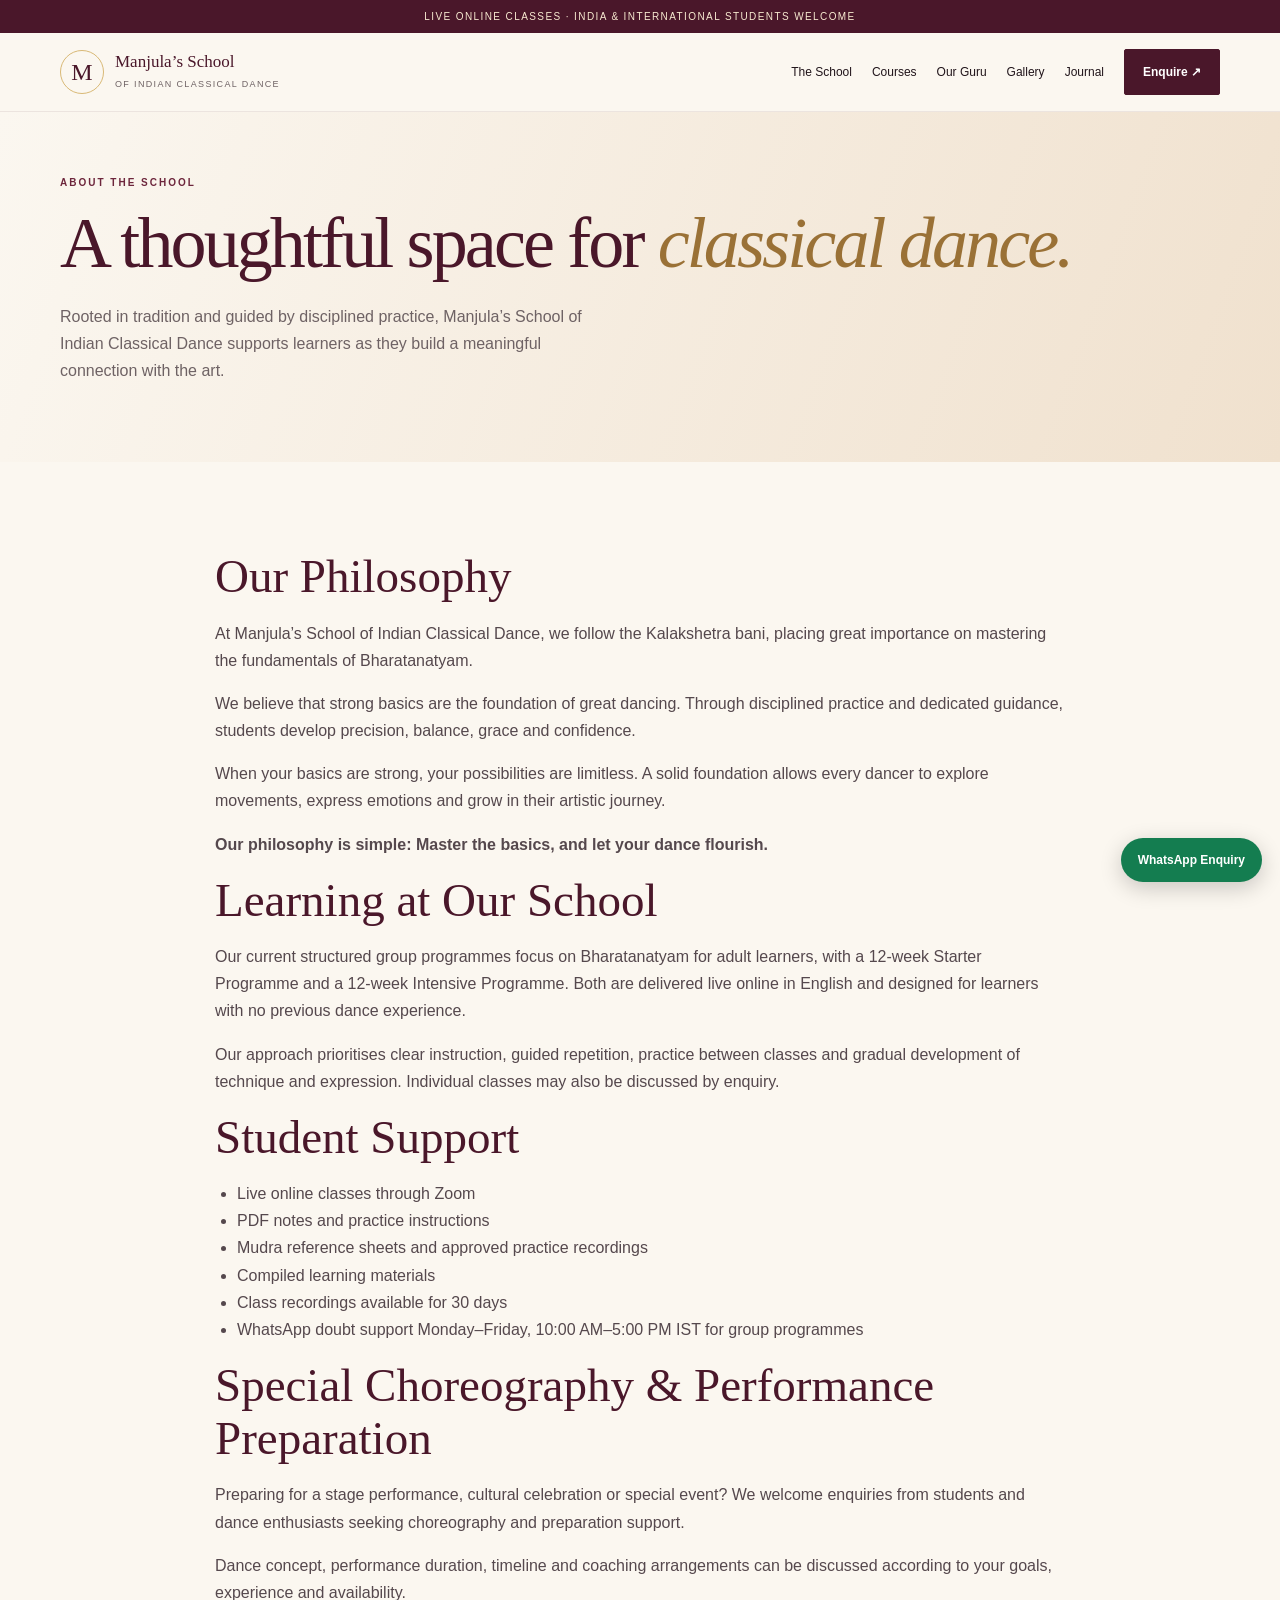
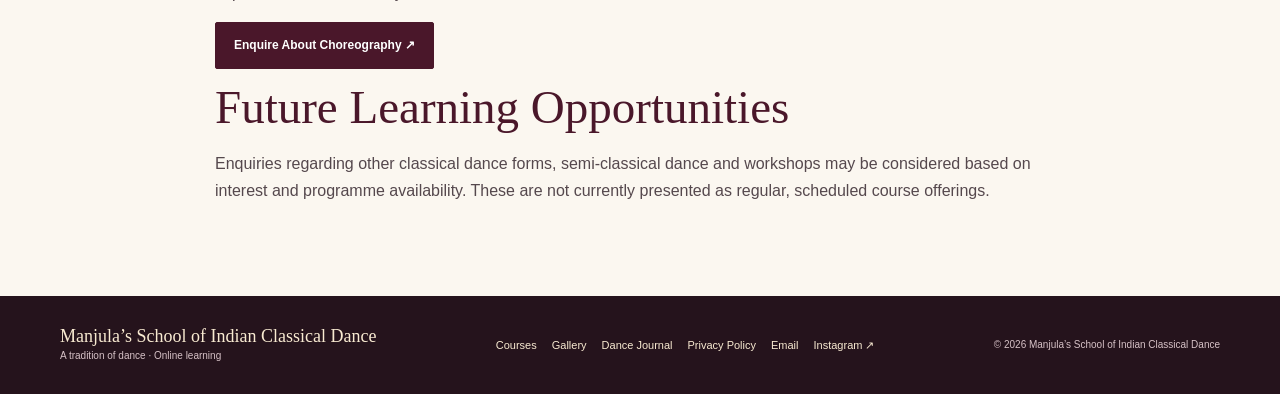
<file: about.html>
<!doctype html><html lang="en"><head><meta charset="utf-8"><meta name="viewport" content="width=device-width, initial-scale=1"><meta name="theme-color" content="#4a172a"><meta name="description" content="Manjula’s School of Indian Classical Dance. Bharatanatyam foundation programmes and online learning."><title>About the School | Manjula’s School of Indian Classical Dance</title><link rel="stylesheet" href="assets/site.css"></head><body><div class="announcement">Live online classes · India & international students welcome</div><header><div class="container nav"><a class="brand" href="index.html"><span class="brand-mark">M</span><span><span class="brand-title">Manjula’s School</span><span class="brand-sub">of Indian Classical Dance</span></span></a><nav class="nav-links"><a href="about.html">The School</a><a href="courses.html">Courses</a><a href="guru.html">Our Guru</a><a href="gallery.html">Gallery</a><a href="journal.html">Journal</a><a class="btn" href="contact.html">Enquire ↗</a></nav></div></header><main><section class="hero"><div class="container"><div class="eyebrow">About the school</div><h1>A thoughtful space for <em>classical dance.</em></h1><p>Rooted in tradition and guided by disciplined practice, Manjula’s School of Indian Classical Dance supports learners as they build a meaningful connection with the art.</p></div></section><section class="section"><div class="container content"><h2>Our Philosophy</h2><p>At Manjula’s School of Indian Classical Dance, we follow the Kalakshetra bani, placing great importance on mastering the fundamentals of Bharatanatyam.</p><p>We believe that strong basics are the foundation of great dancing. Through disciplined practice and dedicated guidance, students develop precision, balance, grace and confidence.</p><p>When your basics are strong, your possibilities are limitless. A solid foundation allows every dancer to explore movements, express emotions and grow in their artistic journey.</p><p><strong>Our philosophy is simple: Master the basics, and let your dance flourish.</strong></p><h2>Learning at Our School</h2><p>Our current structured group programmes focus on Bharatanatyam for adult learners, with a 12-week Starter Programme and a 12-week Intensive Programme. Both are delivered live online in English and designed for learners with no previous dance experience.</p><p>Our approach prioritises clear instruction, guided repetition, practice between classes and gradual development of technique and expression. Individual classes may also be discussed by enquiry.</p><h2>Student Support</h2><ul><li>Live online classes through Zoom</li><li>PDF notes and practice instructions</li><li>Mudra reference sheets and approved practice recordings</li><li>Compiled learning materials</li><li>Class recordings available for 30 days</li><li>WhatsApp doubt support Monday–Friday, 10:00 AM–5:00 PM IST for group programmes</li></ul><section id="choreography"><h2>Special Choreography & Performance Preparation</h2><p>Preparing for a stage performance, cultural celebration or special event? We welcome enquiries from students and dance enthusiasts seeking choreography and preparation support.</p><p>Dance concept, performance duration, timeline and coaching arrangements can be discussed according to your goals, experience and availability.</p><a class="btn" href="contact.html?programme=Special%20Choreography">Enquire About Choreography ↗</a></section><h2>Future Learning Opportunities</h2><p>Enquiries regarding other classical dance forms, semi-classical dance and workshops may be considered based on interest and programme availability. These are not currently presented as regular, scheduled course offerings.</p></div></section></main><footer class="footer"><div class="container footer-inner"><div><div class="footer-brand">Manjula’s School of Indian Classical Dance</div><div class="footer-small">A tradition of dance · Online learning</div></div><div class="footer-links"><a href="courses.html">Courses</a><a href="gallery.html">Gallery</a><a href="journal.html">Dance Journal</a><a href="privacy.html">Privacy Policy</a><a href="mailto:dancewithmanjula@gmail.com">Email</a><a href="https://www.instagram.com/dr.manjulas_school_of_dance/" target="_blank" rel="noopener">Instagram ↗</a></div><div class="footer-small">© 2026 Manjula’s School of Indian Classical Dance</div></div></footer><a class="whatsapp" href="https://wa.me/917034669692?text=Hello%2C%20I%27m%20interested%20in%20Manjula%27s%20School%20of%20Indian%20Classical%20Dance." target="_blank" rel="noopener">WhatsApp Enquiry</a><script>document.querySelectorAll('form[data-whatsapp]').forEach(f=>f.addEventListener('submit',e=>{e.preventDefault();const d=new FormData(f);const msg=['Hello Manjula’s School of Indian Classical Dance,','',...Array.from(d.entries()).map(([k,v])=>k+': '+(v||'Not provided'))].join('\n');window.open('https://wa.me/917034669692?text='+encodeURIComponent(msg),'_blank','noopener');}));</script></body></html>
</file>
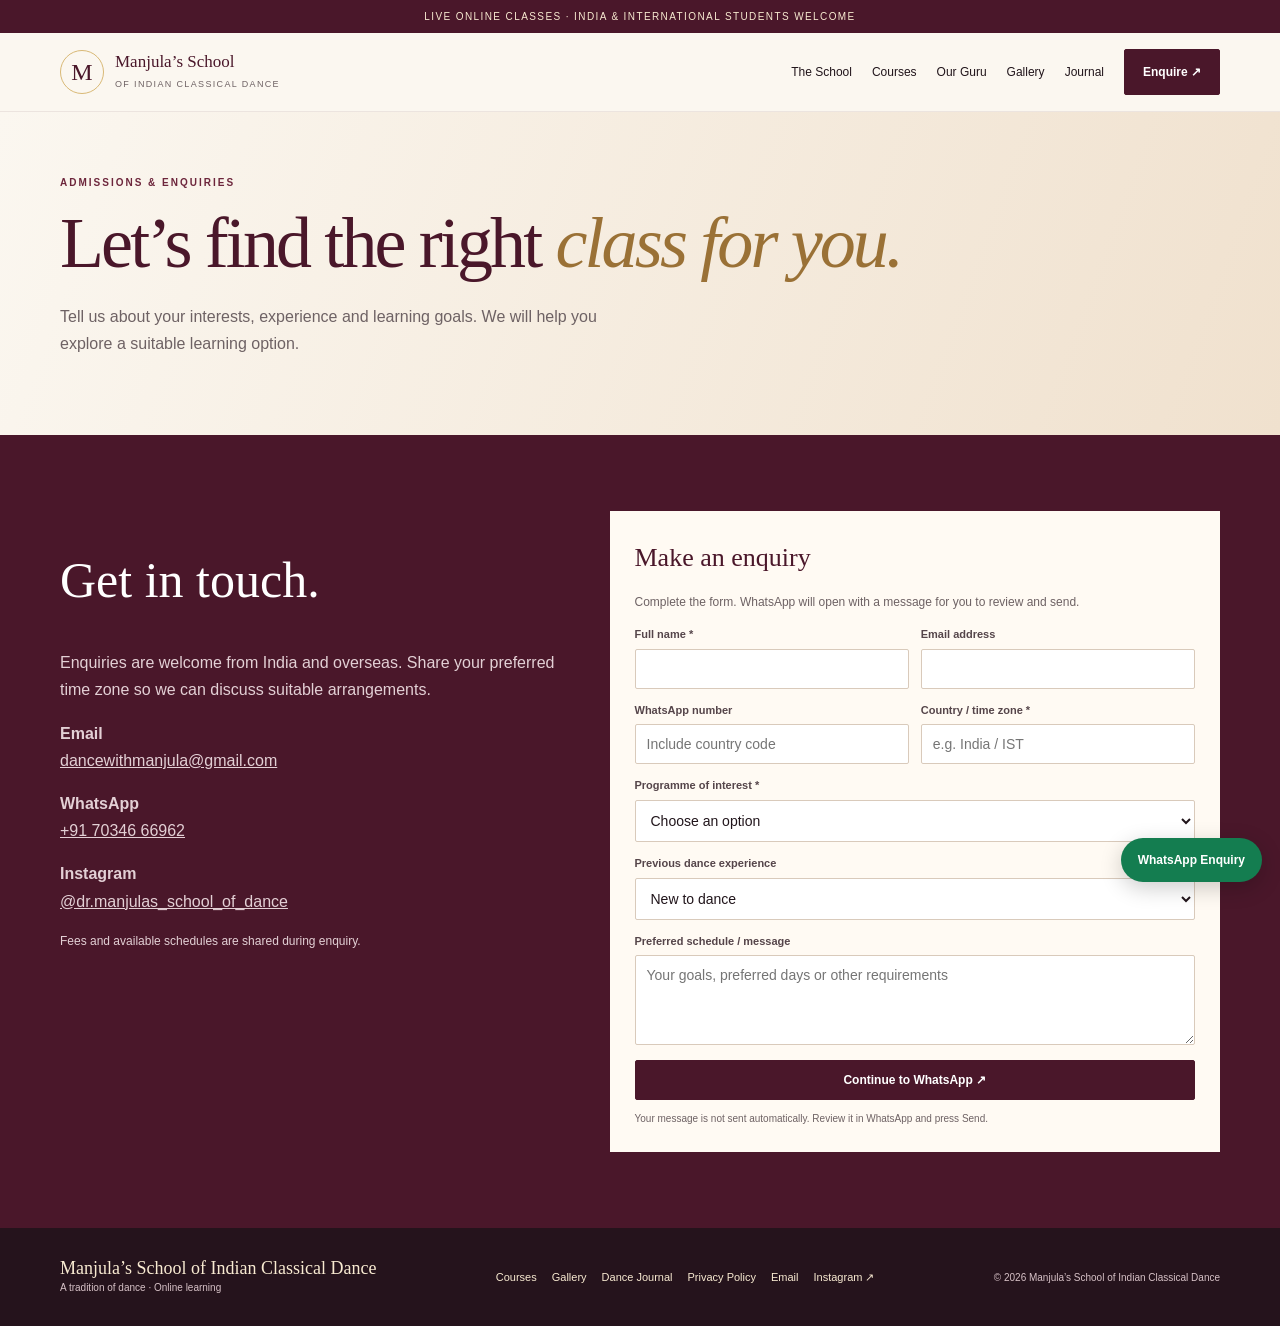
<file: contact.html>
<!doctype html><html lang="en"><head><meta charset="utf-8"><meta name="viewport" content="width=device-width, initial-scale=1"><meta name="theme-color" content="#4a172a"><meta name="description" content="Manjula’s School of Indian Classical Dance. Bharatanatyam foundation programmes and online learning."><title>Contact & Enquiry | Manjula’s School of Indian Classical Dance</title><link rel="stylesheet" href="assets/site.css"></head><body><div class="announcement">Live online classes · India & international students welcome</div><header><div class="container nav"><a class="brand" href="index.html"><span class="brand-mark">M</span><span><span class="brand-title">Manjula’s School</span><span class="brand-sub">of Indian Classical Dance</span></span></a><nav class="nav-links"><a href="about.html">The School</a><a href="courses.html">Courses</a><a href="guru.html">Our Guru</a><a href="gallery.html">Gallery</a><a href="journal.html">Journal</a><a class="btn" href="contact.html">Enquire ↗</a></nav></div></header><main><section class="hero"><div class="container"><div class="eyebrow">Admissions & enquiries</div><h1>Let’s find the right <em>class for you.</em></h1><p>Tell us about your interests, experience and learning goals. We will help you explore a suitable learning option.</p></div></section><section class="section enquiry"><div class="container enquiry-grid"><div class="enquiry-copy"><h2>Get in touch.</h2><p>Enquiries are welcome from India and overseas. Share your preferred time zone so we can discuss suitable arrangements.</p><p><strong>Email</strong><br><a href="mailto:dancewithmanjula@gmail.com">dancewithmanjula@gmail.com</a></p><p><strong>WhatsApp</strong><br><a href="https://wa.me/917034669692">+91 70346 66962</a></p><p><strong>Instagram</strong><br><a href="https://www.instagram.com/dr.manjulas_school_of_dance/" target="_blank" rel="noopener">@dr.manjulas_school_of_dance</a></p><p class="small">Fees and available schedules are shared during enquiry.</p></div><div class="form-card"><h3>Make an enquiry</h3><p>Complete the form. WhatsApp will open with a message for you to review and send.</p><form data-whatsapp><div class="form-grid"><div class="field"><label>Full name *</label><input name="Full name" required autocomplete="name"></div><div class="field"><label>Email address</label><input name="Email" type="email" autocomplete="email"></div><div class="field"><label>WhatsApp number</label><input name="WhatsApp number" placeholder="Include country code"></div><div class="field"><label>Country / time zone *</label><input name="Country and time zone" required placeholder="e.g. India / IST"></div><div class="field full"><label>Programme of interest *</label><select name="Programme of interest" required><option value="">Choose an option</option><option>Foundation — Starter Programme</option><option>Foundation — Intensive Programme</option><option>Individual Classes</option><option>Special Choreography / Performance Preparation</option><option>Other dance form or workshop enquiry</option><option>Need guidance choosing</option></select></div><div class="field full"><label>Previous dance experience</label><select name="Previous dance experience"><option>New to dance</option><option>Some previous training</option><option>Continuing learner</option><option>Prefer to discuss</option></select></div><div class="field full"><label>Preferred schedule / message</label><textarea name="Preferred schedule and message" placeholder="Your goals, preferred days or other requirements"></textarea></div></div><button class="btn form-submit" type="submit">Continue to WhatsApp ↗</button><div class="form-help">Your message is not sent automatically. Review it in WhatsApp and press Send.</div></form></div></div></section></main><footer class="footer"><div class="container footer-inner"><div><div class="footer-brand">Manjula’s School of Indian Classical Dance</div><div class="footer-small">A tradition of dance · Online learning</div></div><div class="footer-links"><a href="courses.html">Courses</a><a href="gallery.html">Gallery</a><a href="journal.html">Dance Journal</a><a href="privacy.html">Privacy Policy</a><a href="mailto:dancewithmanjula@gmail.com">Email</a><a href="https://www.instagram.com/dr.manjulas_school_of_dance/" target="_blank" rel="noopener">Instagram ↗</a></div><div class="footer-small">© 2026 Manjula’s School of Indian Classical Dance</div></div></footer><a class="whatsapp" href="https://wa.me/917034669692?text=Hello%2C%20I%27m%20interested%20in%20Manjula%27s%20School%20of%20Indian%20Classical%20Dance." target="_blank" rel="noopener">WhatsApp Enquiry</a><script>document.querySelectorAll('form[data-whatsapp]').forEach(f=>f.addEventListener('submit',e=>{e.preventDefault();const d=new FormData(f);const msg=['Hello Manjula’s School of Indian Classical Dance,','',...Array.from(d.entries()).map(([k,v])=>k+': '+(v||'Not provided'))].join('\n');window.open('https://wa.me/917034669692?text='+encodeURIComponent(msg),'_blank','noopener');}));</script></body></html>
</file>
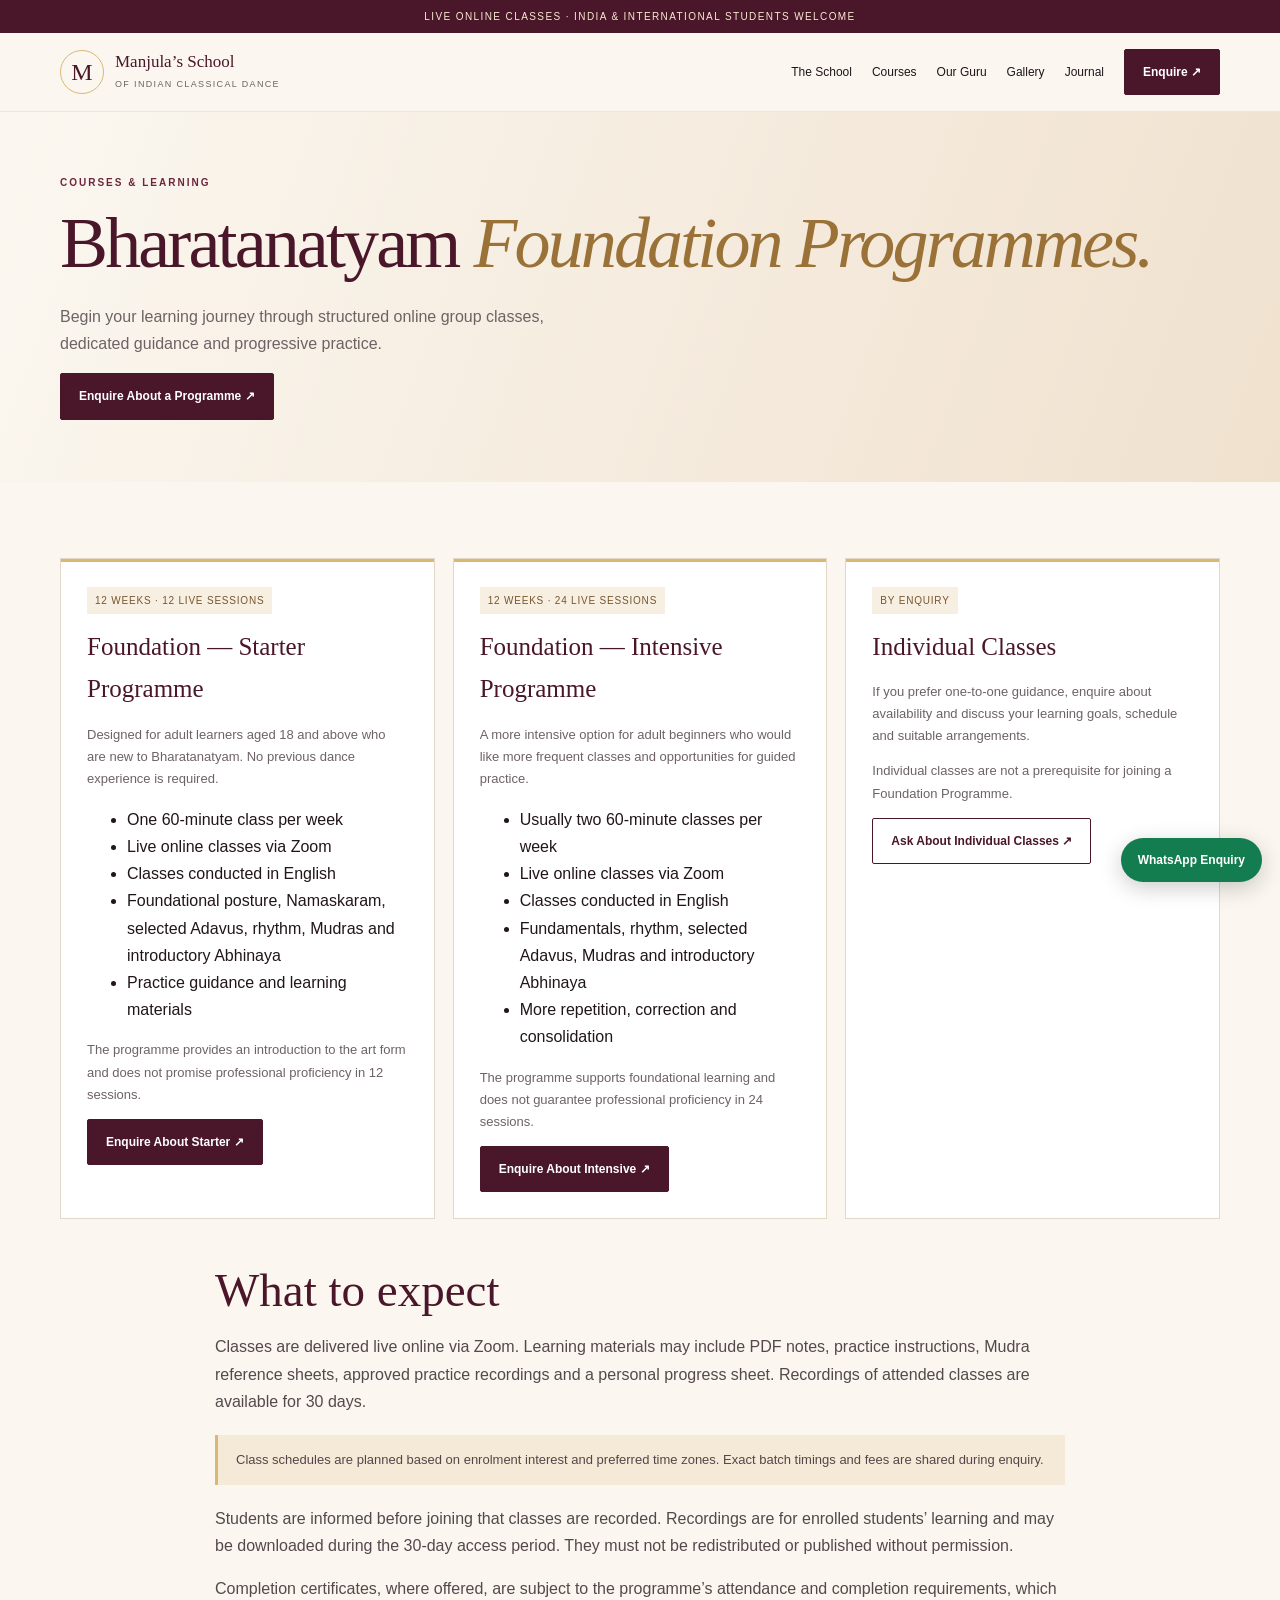
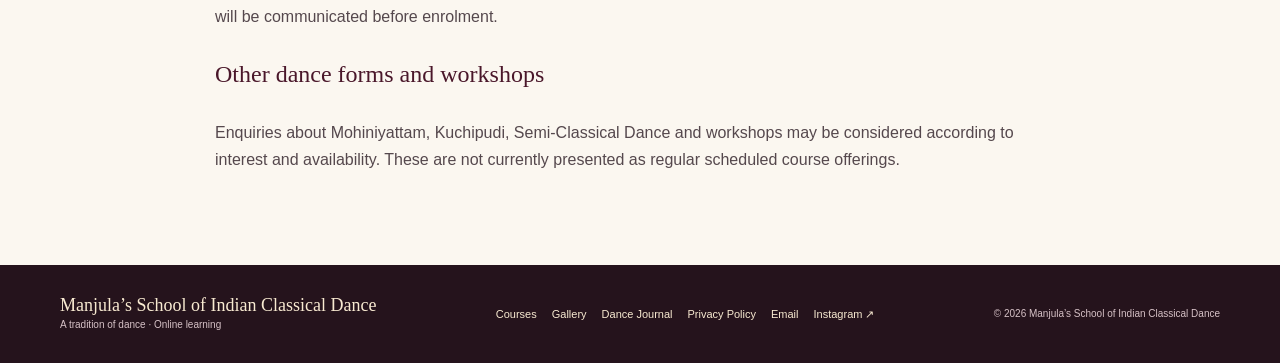
<file: courses.html>
<!doctype html><html lang="en"><head><meta charset="utf-8"><meta name="viewport" content="width=device-width, initial-scale=1"><meta name="theme-color" content="#4a172a"><meta name="description" content="Manjula’s School of Indian Classical Dance. Bharatanatyam foundation programmes and online learning."><title>Courses | Manjula’s School of Indian Classical Dance</title><link rel="stylesheet" href="assets/site.css"></head><body><div class="announcement">Live online classes · India & international students welcome</div><header><div class="container nav"><a class="brand" href="index.html"><span class="brand-mark">M</span><span><span class="brand-title">Manjula’s School</span><span class="brand-sub">of Indian Classical Dance</span></span></a><nav class="nav-links"><a href="about.html">The School</a><a href="courses.html">Courses</a><a href="guru.html">Our Guru</a><a href="gallery.html">Gallery</a><a href="journal.html">Journal</a><a class="btn" href="contact.html">Enquire ↗</a></nav></div></header><main><section class="hero"><div class="container"><div class="eyebrow">Courses & learning</div><h1>Bharatanatyam <em>Foundation Programmes.</em></h1><p>Begin your learning journey through structured online group classes, dedicated guidance and progressive practice.</p><a class="btn" href="contact.html">Enquire About a Programme ↗</a></div></section><section class="section"><div class="container"><div class="cards"><article class="card" id="starter"><span class="tag">12 WEEKS · 12 LIVE SESSIONS</span><h3>Foundation — Starter Programme</h3><p>Designed for adult learners aged 18 and above who are new to Bharatanatyam. No previous dance experience is required.</p><ul><li>One 60-minute class per week</li><li>Live online classes via Zoom</li><li>Classes conducted in English</li><li>Foundational posture, Namaskaram, selected Adavus, rhythm, Mudras and introductory Abhinaya</li><li>Practice guidance and learning materials</li></ul><p class="small">The programme provides an introduction to the art form and does not promise professional proficiency in 12 sessions.</p><a class="btn" href="contact.html?programme=Starter%20Programme">Enquire About Starter ↗</a></article><article class="card" id="intensive"><span class="tag">12 WEEKS · 24 LIVE SESSIONS</span><h3>Foundation — Intensive Programme</h3><p>A more intensive option for adult beginners who would like more frequent classes and opportunities for guided practice.</p><ul><li>Usually two 60-minute classes per week</li><li>Live online classes via Zoom</li><li>Classes conducted in English</li><li>Fundamentals, rhythm, selected Adavus, Mudras and introductory Abhinaya</li><li>More repetition, correction and consolidation</li></ul><p class="small">The programme supports foundational learning and does not guarantee professional proficiency in 24 sessions.</p><a class="btn" href="contact.html?programme=Intensive%20Programme">Enquire About Intensive ↗</a></article><article class="card"><span class="tag">BY ENQUIRY</span><h3>Individual Classes</h3><p>If you prefer one-to-one guidance, enquire about availability and discuss your learning goals, schedule and suitable arrangements.</p><p class="small">Individual classes are not a prerequisite for joining a Foundation Programme.</p><a class="btn btn-light" href="contact.html?programme=Individual%20Classes">Ask About Individual Classes ↗</a></article></div><div class="content" style="margin-top:45px"><h2>What to expect</h2><p>Classes are delivered live online via Zoom. Learning materials may include PDF notes, practice instructions, Mudra reference sheets, approved practice recordings and a personal progress sheet. Recordings of attended classes are available for 30 days.</p><div class="notice">Class schedules are planned based on enrolment interest and preferred time zones. Exact batch timings and fees are shared during enquiry.</div><p>Students are informed before joining that classes are recorded. Recordings are for enrolled students’ learning and may be downloaded during the 30-day access period. They must not be redistributed or published without permission.</p><p>Completion certificates, where offered, are subject to the programme’s attendance and completion requirements, which will be communicated before enrolment.</p><h3>Other dance forms and workshops</h3><p>Enquiries about Mohiniyattam, Kuchipudi, Semi-Classical Dance and workshops may be considered according to interest and availability. These are not currently presented as regular scheduled course offerings.</p></div></div></section></main><footer class="footer"><div class="container footer-inner"><div><div class="footer-brand">Manjula’s School of Indian Classical Dance</div><div class="footer-small">A tradition of dance · Online learning</div></div><div class="footer-links"><a href="courses.html">Courses</a><a href="gallery.html">Gallery</a><a href="journal.html">Dance Journal</a><a href="privacy.html">Privacy Policy</a><a href="mailto:dancewithmanjula@gmail.com">Email</a><a href="https://www.instagram.com/dr.manjulas_school_of_dance/" target="_blank" rel="noopener">Instagram ↗</a></div><div class="footer-small">© 2026 Manjula’s School of Indian Classical Dance</div></div></footer><a class="whatsapp" href="https://wa.me/917034669692?text=Hello%2C%20I%27m%20interested%20in%20Manjula%27s%20School%20of%20Indian%20Classical%20Dance." target="_blank" rel="noopener">WhatsApp Enquiry</a><script>document.querySelectorAll('form[data-whatsapp]').forEach(f=>f.addEventListener('submit',e=>{e.preventDefault();const d=new FormData(f);const msg=['Hello Manjula’s School of Indian Classical Dance,','',...Array.from(d.entries()).map(([k,v])=>k+': '+(v||'Not provided'))].join('\n');window.open('https://wa.me/917034669692?text='+encodeURIComponent(msg),'_blank','noopener');}));</script></body></html>
</file>
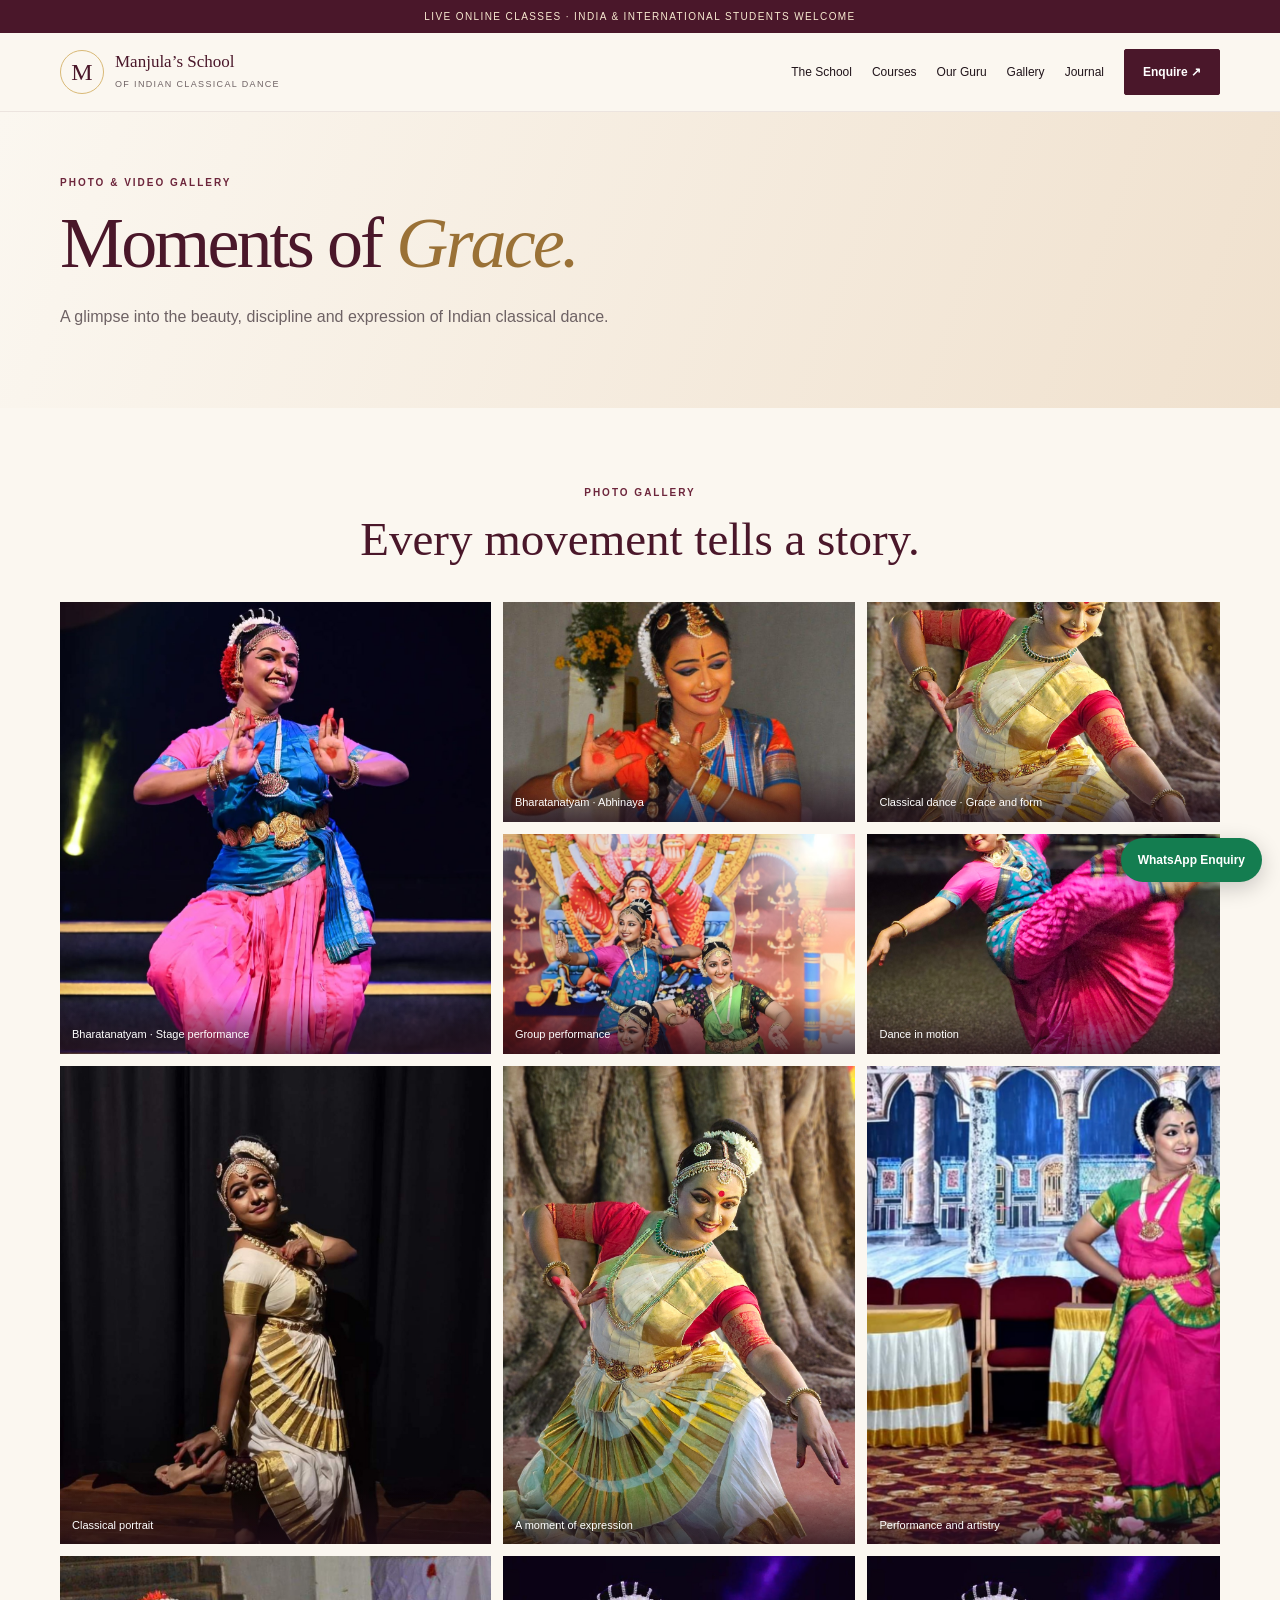
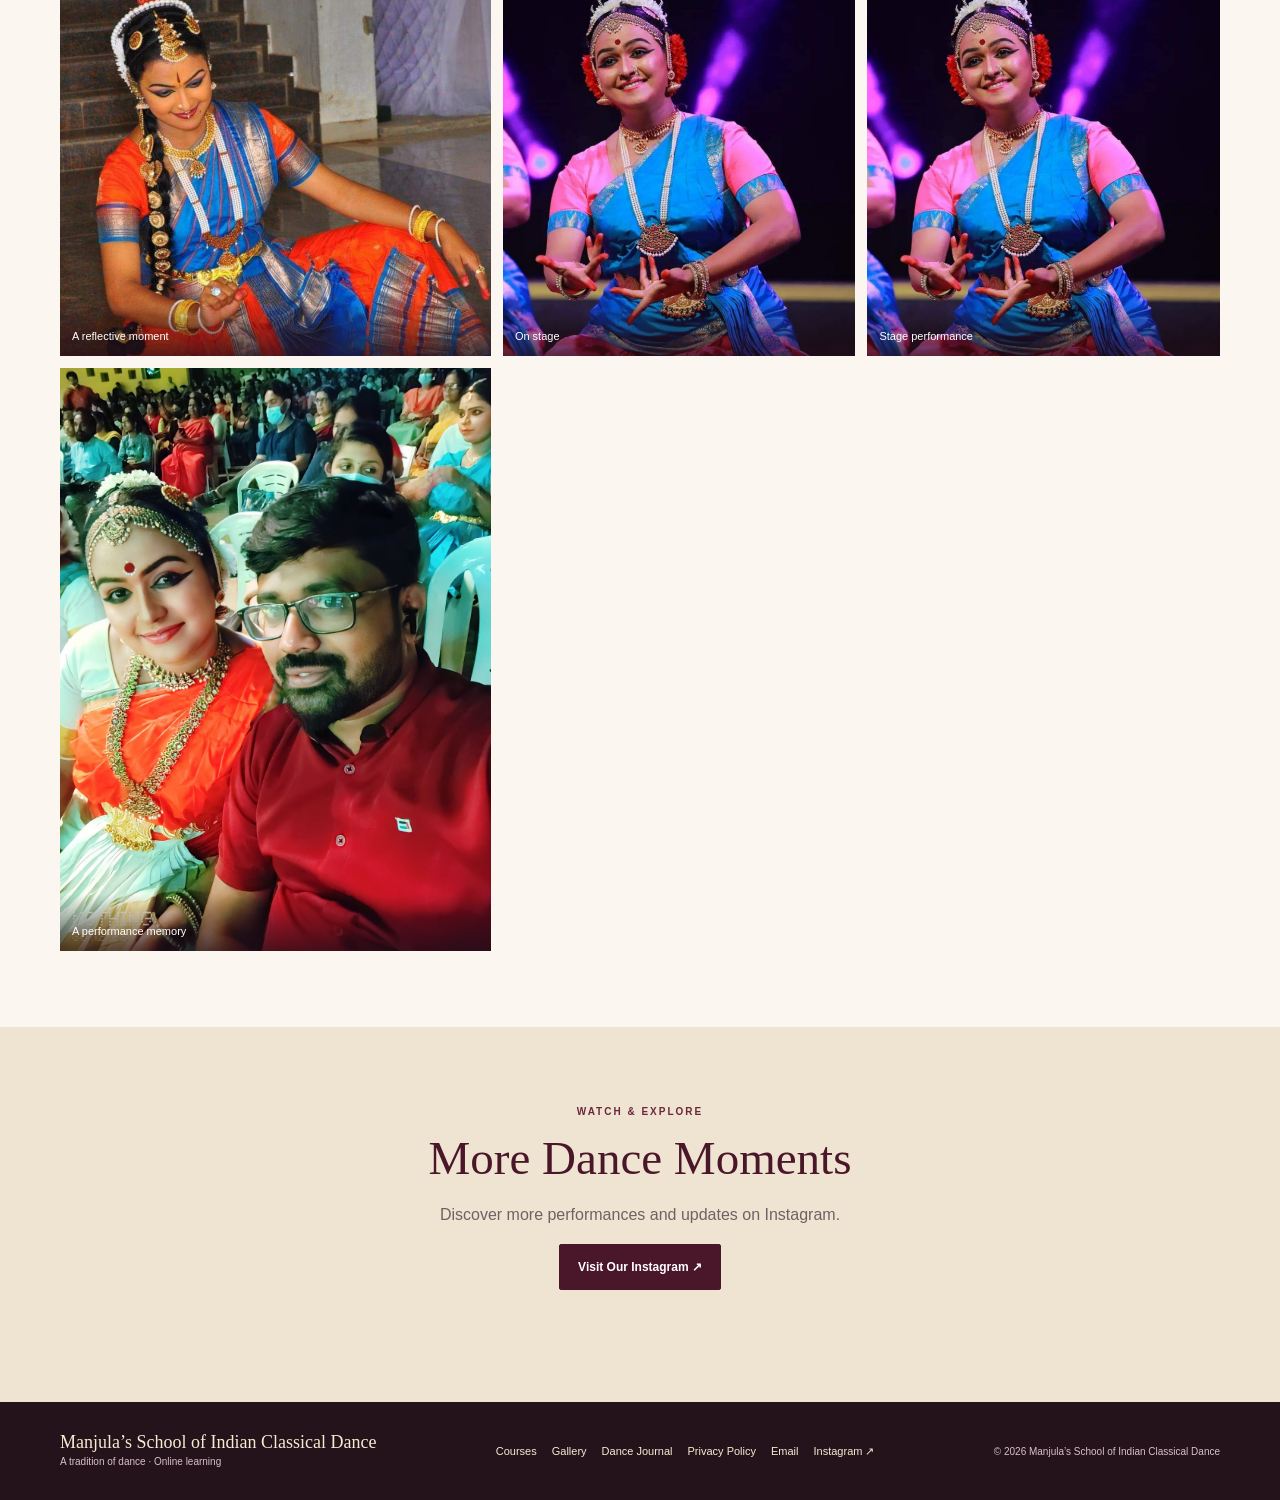
<file: gallery.html>
<!doctype html><html lang="en"><head><meta charset="utf-8"><meta name="viewport" content="width=device-width, initial-scale=1"><meta name="theme-color" content="#4a172a"><meta name="description" content="Manjula’s School of Indian Classical Dance. Bharatanatyam foundation programmes and online learning."><title>Gallery | Manjula’s School of Indian Classical Dance</title><link rel="stylesheet" href="assets/site.css"></head><body><div class="announcement">Live online classes · India & international students welcome</div><header><div class="container nav"><a class="brand" href="index.html"><span class="brand-mark">M</span><span><span class="brand-title">Manjula’s School</span><span class="brand-sub">of Indian Classical Dance</span></span></a><nav class="nav-links"><a href="about.html">The School</a><a href="courses.html">Courses</a><a href="guru.html">Our Guru</a><a href="gallery.html">Gallery</a><a href="journal.html">Journal</a><a class="btn" href="contact.html">Enquire ↗</a></nav></div></header><main><section class="hero"><div class="container"><div class="eyebrow">Photo & Video Gallery</div><h1>Moments of <em>Grace.</em></h1><p>A glimpse into the beauty, discipline and expression of Indian classical dance.</p></div></section><section class="section"><div class="container"><div class="heading"><div class="eyebrow">Photo gallery</div><h2>Every movement tells a story.</h2></div><div class="gallery-grid"><figure class="gallery-item" style="grid-row:span 2;"><img src="assets/bharatanatyam-stage.jpg" alt="Bharatanatyam · Stage performance" loading="lazy"><figcaption>Bharatanatyam · Stage performance</figcaption></figure><figure class="gallery-item" style=""><img src="assets/bharatanatyam-expression.jpg" alt="Bharatanatyam · Abhinaya" loading="lazy"><figcaption>Bharatanatyam · Abhinaya</figcaption></figure><figure class="gallery-item" style=""><img src="assets/mohiniyattam.jpg" alt="Classical dance · Grace and form" loading="lazy"><figcaption>Classical dance · Grace and form</figcaption></figure><figure class="gallery-item" style=""><img src="assets/group-performance.jpg" alt="Group performance" loading="lazy"><figcaption>Group performance</figcaption></figure><figure class="gallery-item" style=""><img src="assets/performance-pink.jpg" alt="Dance in motion" loading="lazy"><figcaption>Dance in motion</figcaption></figure><figure class="gallery-item" style=""><img src="assets/portrait-white-gold.jpg" alt="Classical portrait" loading="lazy"><figcaption>Classical portrait</figcaption></figure><figure class="gallery-item" style=""><img src="assets/portrait-pose.jpg" alt="A moment of expression" loading="lazy"><figcaption>A moment of expression</figcaption></figure><figure class="gallery-item" style=""><img src="assets/portrait-pink.jpg" alt="Performance and artistry" loading="lazy"><figcaption>Performance and artistry</figcaption></figure><figure class="gallery-item" style=""><img src="assets/portrait-seated.jpg" alt="A reflective moment" loading="lazy"><figcaption>A reflective moment</figcaption></figure><figure class="gallery-item" style=""><img src="assets/portrait-stage.jpg" alt="On stage" loading="lazy"><figcaption>On stage</figcaption></figure><figure class="gallery-item" style=""><img src="assets/portrait-blue.jpg" alt="Stage performance" loading="lazy"><figcaption>Stage performance</figcaption></figure><figure class="gallery-item" style=""><img src="assets/family-memory.jpg" alt="A performance memory" loading="lazy"><figcaption>A performance memory</figcaption></figure></div></div></section><section class="section alt"><div class="container"><div class="heading"><div class="eyebrow">Watch & explore</div><h2>More Dance Moments</h2><p>Discover more performances and updates on Instagram.</p><a class="btn" href="https://www.instagram.com/dr.manjulas_school_of_dance/" target="_blank" rel="noopener">Visit Our Instagram ↗</a></div></div></section></main><footer class="footer"><div class="container footer-inner"><div><div class="footer-brand">Manjula’s School of Indian Classical Dance</div><div class="footer-small">A tradition of dance · Online learning</div></div><div class="footer-links"><a href="courses.html">Courses</a><a href="gallery.html">Gallery</a><a href="journal.html">Dance Journal</a><a href="privacy.html">Privacy Policy</a><a href="mailto:dancewithmanjula@gmail.com">Email</a><a href="https://www.instagram.com/dr.manjulas_school_of_dance/" target="_blank" rel="noopener">Instagram ↗</a></div><div class="footer-small">© 2026 Manjula’s School of Indian Classical Dance</div></div></footer><a class="whatsapp" href="https://wa.me/917034669692?text=Hello%2C%20I%27m%20interested%20in%20Manjula%27s%20School%20of%20Indian%20Classical%20Dance." target="_blank" rel="noopener">WhatsApp Enquiry</a><script>document.querySelectorAll('form[data-whatsapp]').forEach(f=>f.addEventListener('submit',e=>{e.preventDefault();const d=new FormData(f);const msg=['Hello Manjula’s School of Indian Classical Dance,','',...Array.from(d.entries()).map(([k,v])=>k+': '+(v||'Not provided'))].join('\n');window.open('https://wa.me/917034669692?text='+encodeURIComponent(msg),'_blank','noopener');}));</script></body></html>
</file>
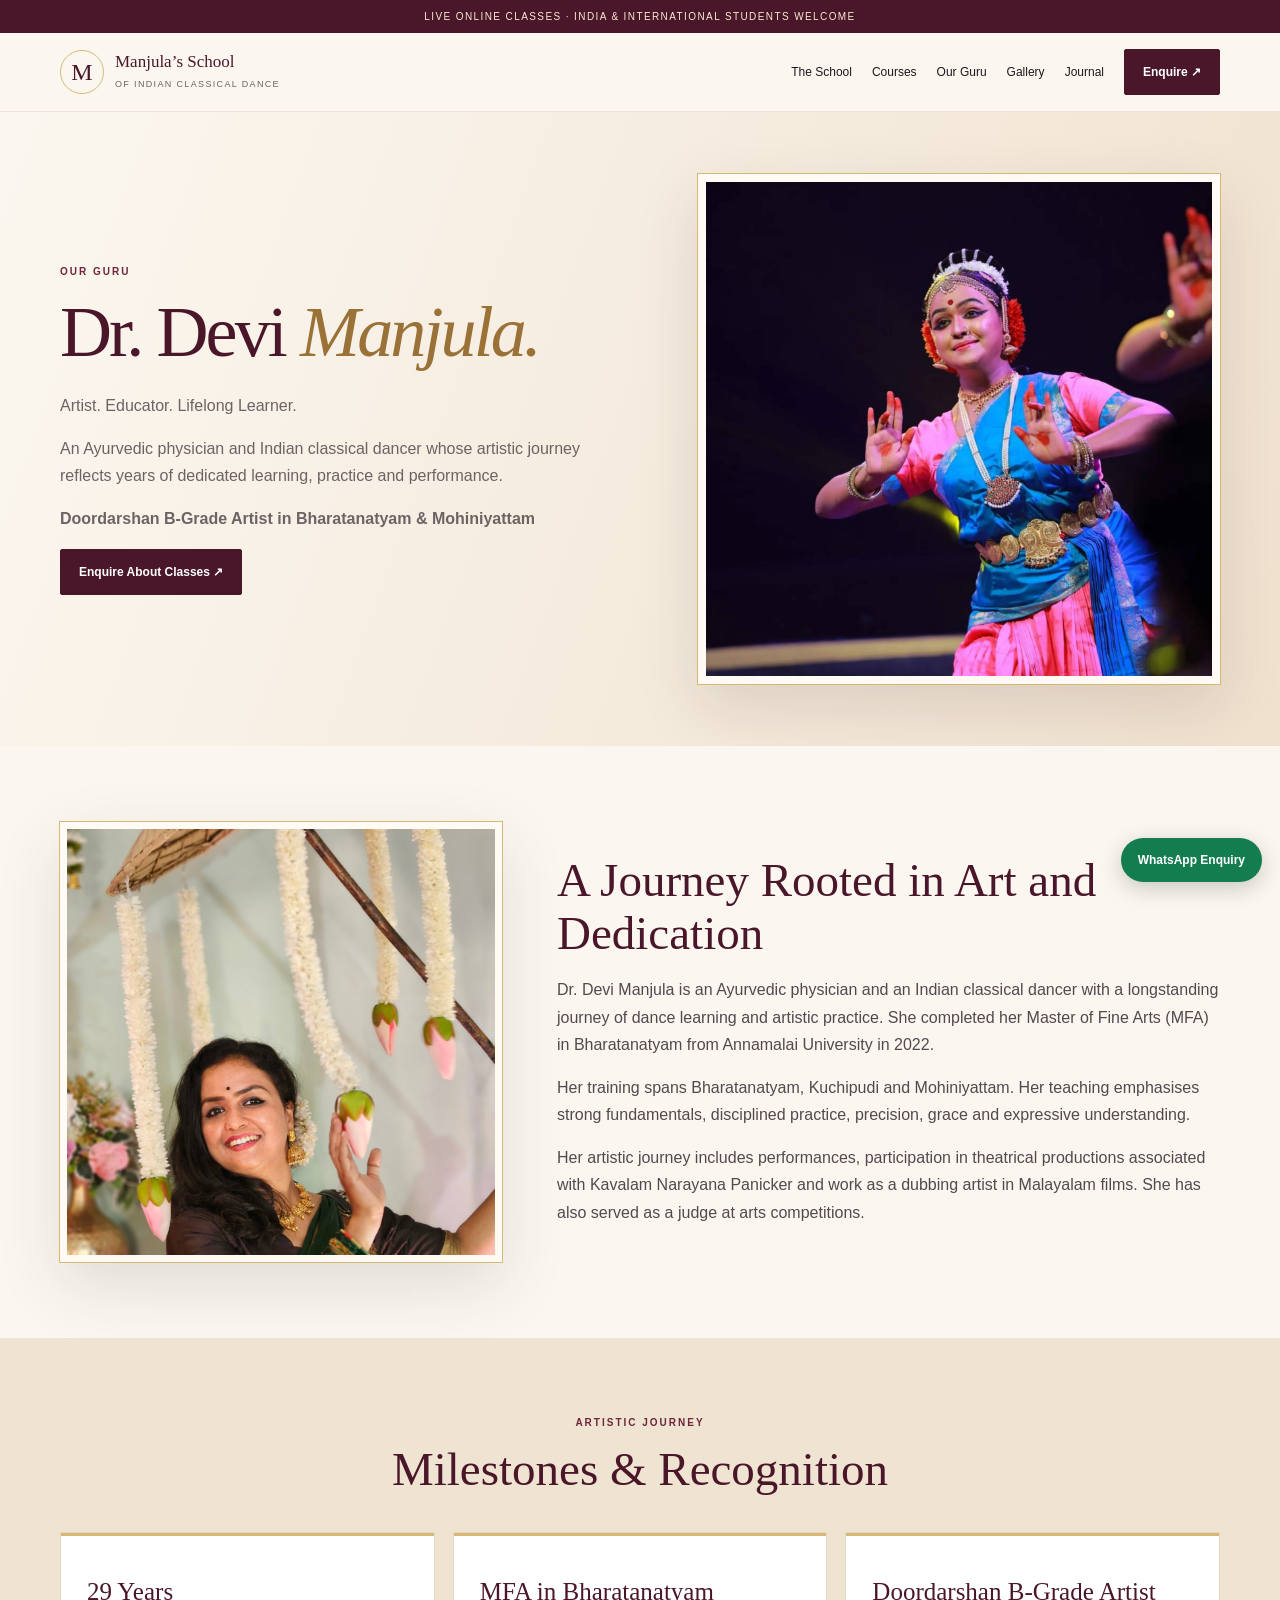
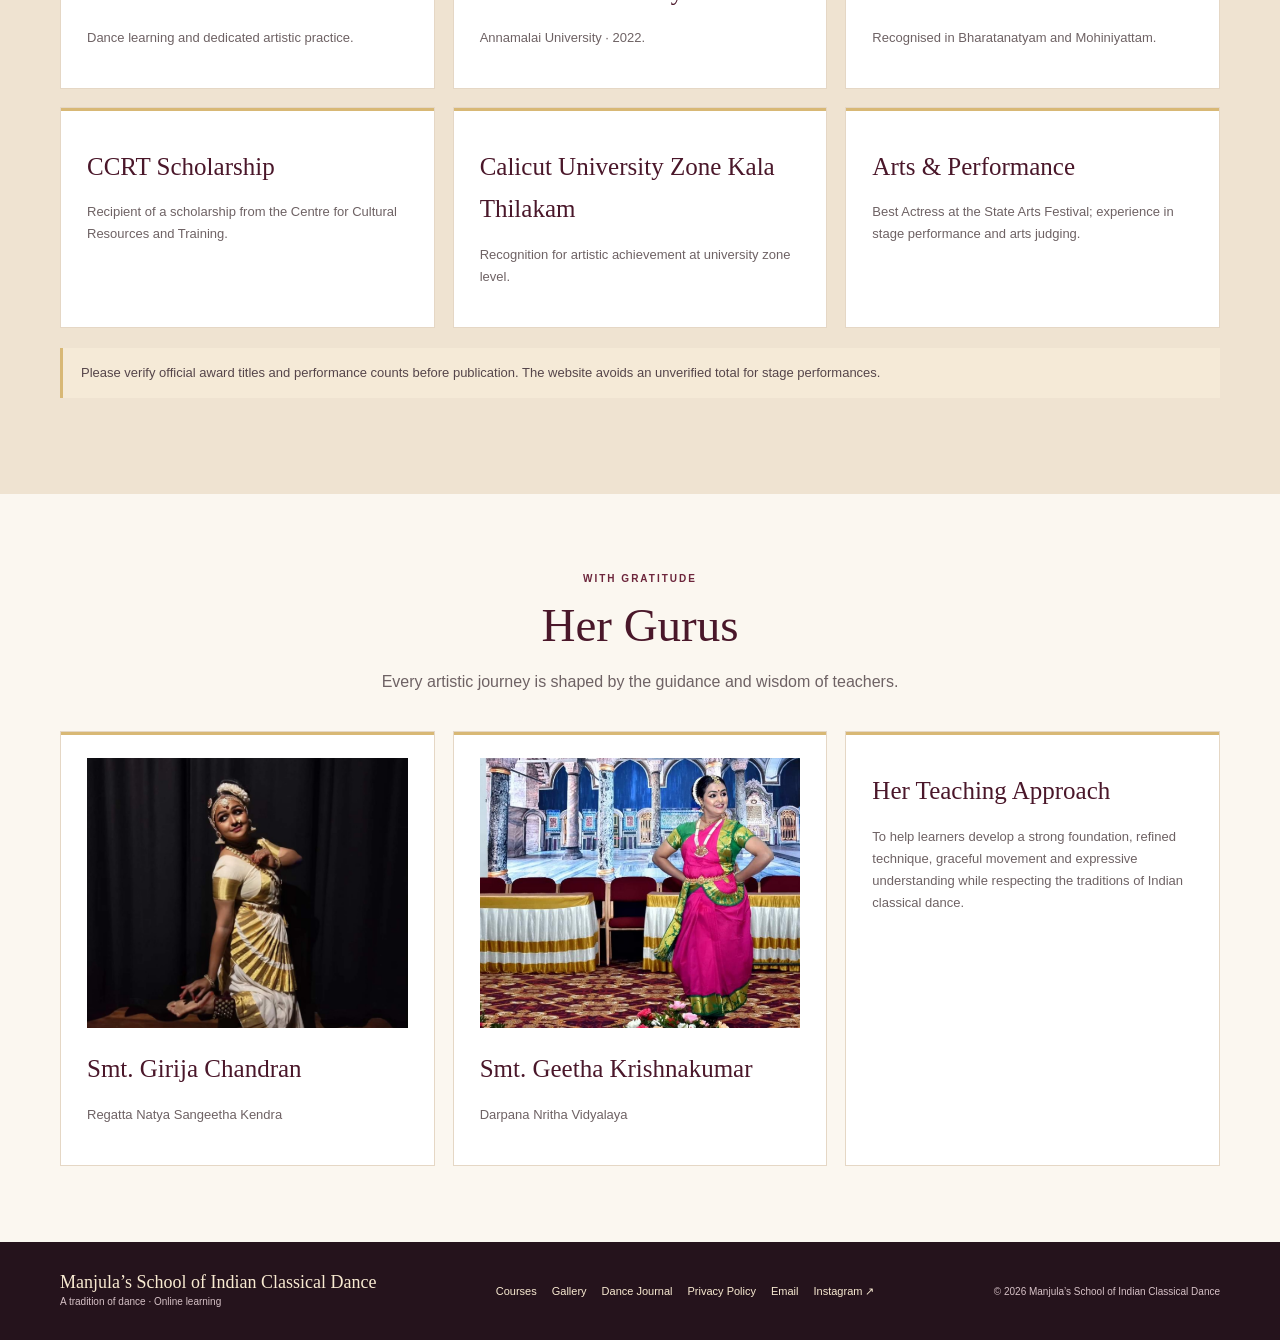
<file: guru.html>
<!doctype html><html lang="en"><head><meta charset="utf-8"><meta name="viewport" content="width=device-width, initial-scale=1"><meta name="theme-color" content="#4a172a"><meta name="description" content="Manjula’s School of Indian Classical Dance. Bharatanatyam foundation programmes and online learning."><title>Our Guru | Manjula’s School of Indian Classical Dance</title><link rel="stylesheet" href="assets/site.css"></head><body><div class="announcement">Live online classes · India & international students welcome</div><header><div class="container nav"><a class="brand" href="index.html"><span class="brand-mark">M</span><span><span class="brand-title">Manjula’s School</span><span class="brand-sub">of Indian Classical Dance</span></span></a><nav class="nav-links"><a href="about.html">The School</a><a href="courses.html">Courses</a><a href="guru.html">Our Guru</a><a href="gallery.html">Gallery</a><a href="journal.html">Journal</a><a class="btn" href="contact.html">Enquire ↗</a></nav></div></header><main><section class="hero"><div class="container hero-grid"><div><div class="eyebrow">Our Guru</div><h1>Dr. Devi <em>Manjula.</em></h1><p>Artist. Educator. Lifelong Learner.</p><p>An Ayurvedic physician and Indian classical dancer whose artistic journey reflects years of dedicated learning, practice and performance.</p><p><strong>Doordarshan B-Grade Artist in Bharatanatyam & Mohiniyattam</strong></p><a class="btn" href="contact.html">Enquire About Classes ↗</a></div><div class="hero-image"><img src="assets/hero.jpg" alt="Dr. Devi Manjula performing Bharatanatyam"></div></div></section><section class="section"><div class="container split"><img src="assets/guru.jpg" alt="Dr. Devi Manjula in traditional attire"><div class="content"><h2>A Journey Rooted in Art and Dedication</h2><p>Dr. Devi Manjula is an Ayurvedic physician and an Indian classical dancer with a longstanding journey of dance learning and artistic practice. She completed her Master of Fine Arts (MFA) in Bharatanatyam from Annamalai University in 2022.</p><p>Her training spans Bharatanatyam, Kuchipudi and Mohiniyattam. Her teaching emphasises strong fundamentals, disciplined practice, precision, grace and expressive understanding.</p><p>Her artistic journey includes performances, participation in theatrical productions associated with Kavalam Narayana Panicker and work as a dubbing artist in Malayalam films. She has also served as a judge at arts competitions.</p></div></div></section><section class="section alt"><div class="container"><div class="heading"><div class="eyebrow">Artistic journey</div><h2>Milestones & Recognition</h2></div><div class="cards"><article class="card"><h3>29 Years</h3><p>Dance learning and dedicated artistic practice.</p></article><article class="card"><h3>MFA in Bharatanatyam</h3><p>Annamalai University · 2022.</p></article><article class="card"><h3>Doordarshan B-Grade Artist</h3><p>Recognised in Bharatanatyam and Mohiniyattam.</p></article><article class="card"><h3>CCRT Scholarship</h3><p>Recipient of a scholarship from the Centre for Cultural Resources and Training.</p></article><article class="card"><h3>Calicut University Zone Kala Thilakam</h3><p>Recognition for artistic achievement at university zone level.</p></article><article class="card"><h3>Arts & Performance</h3><p>Best Actress at the State Arts Festival; experience in stage performance and arts judging.</p></article></div><div class="notice">Please verify official award titles and performance counts before publication. The website avoids an unverified total for stage performances.</div></div></section><section class="section"><div class="container"><div class="heading"><div class="eyebrow">With gratitude</div><h2>Her Gurus</h2><p>Every artistic journey is shaped by the guidance and wisdom of teachers.</p></div><div class="cards"><article class="card"><img src="assets/portrait-white-gold.jpg" alt="Classical dance portrait" loading="lazy" style="width:100%;height:270px;object-fit:cover"><h3>Smt. Girija Chandran</h3><p>Regatta Natya Sangeetha Kendra</p></article><article class="card"><img src="assets/portrait-pink.jpg" alt="Classical dance portrait" loading="lazy" style="width:100%;height:270px;object-fit:cover"><h3>Smt. Geetha Krishnakumar</h3><p>Darpana Nritha Vidyalaya</p></article><article class="card"><h3>Her Teaching Approach</h3><p>To help learners develop a strong foundation, refined technique, graceful movement and expressive understanding while respecting the traditions of Indian classical dance.</p></article></div></div></section></main><footer class="footer"><div class="container footer-inner"><div><div class="footer-brand">Manjula’s School of Indian Classical Dance</div><div class="footer-small">A tradition of dance · Online learning</div></div><div class="footer-links"><a href="courses.html">Courses</a><a href="gallery.html">Gallery</a><a href="journal.html">Dance Journal</a><a href="privacy.html">Privacy Policy</a><a href="mailto:dancewithmanjula@gmail.com">Email</a><a href="https://www.instagram.com/dr.manjulas_school_of_dance/" target="_blank" rel="noopener">Instagram ↗</a></div><div class="footer-small">© 2026 Manjula’s School of Indian Classical Dance</div></div></footer><a class="whatsapp" href="https://wa.me/917034669692?text=Hello%2C%20I%27m%20interested%20in%20Manjula%27s%20School%20of%20Indian%20Classical%20Dance." target="_blank" rel="noopener">WhatsApp Enquiry</a><script>document.querySelectorAll('form[data-whatsapp]').forEach(f=>f.addEventListener('submit',e=>{e.preventDefault();const d=new FormData(f);const msg=['Hello Manjula’s School of Indian Classical Dance,','',...Array.from(d.entries()).map(([k,v])=>k+': '+(v||'Not provided'))].join('\n');window.open('https://wa.me/917034669692?text='+encodeURIComponent(msg),'_blank','noopener');}));</script></body></html>
</file>
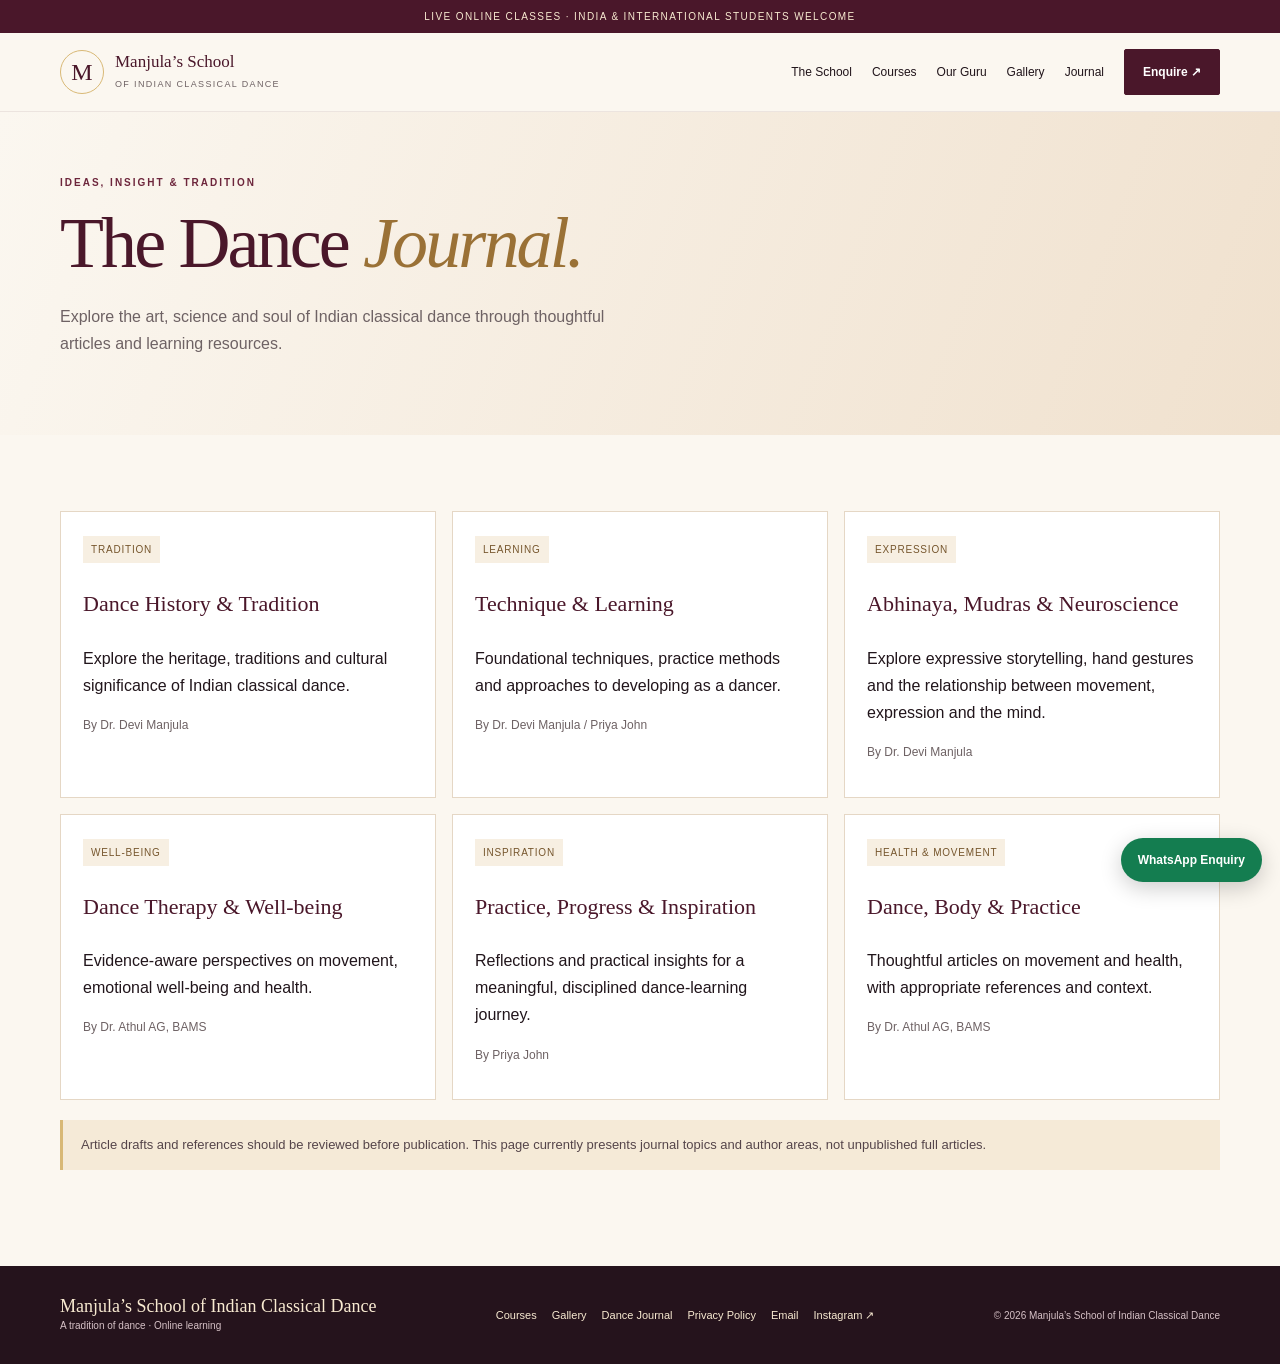
<file: journal.html>
<!doctype html><html lang="en"><head><meta charset="utf-8"><meta name="viewport" content="width=device-width, initial-scale=1"><meta name="theme-color" content="#4a172a"><meta name="description" content="Manjula’s School of Indian Classical Dance. Bharatanatyam foundation programmes and online learning."><title>Dance Journal | Manjula’s School of Indian Classical Dance</title><link rel="stylesheet" href="assets/site.css"></head><body><div class="announcement">Live online classes · India & international students welcome</div><header><div class="container nav"><a class="brand" href="index.html"><span class="brand-mark">M</span><span><span class="brand-title">Manjula’s School</span><span class="brand-sub">of Indian Classical Dance</span></span></a><nav class="nav-links"><a href="about.html">The School</a><a href="courses.html">Courses</a><a href="guru.html">Our Guru</a><a href="gallery.html">Gallery</a><a href="journal.html">Journal</a><a class="btn" href="contact.html">Enquire ↗</a></nav></div></header><main><section class="hero"><div class="container"><div class="eyebrow">Ideas, insight & tradition</div><h1>The Dance <em>Journal.</em></h1><p>Explore the art, science and soul of Indian classical dance through thoughtful articles and learning resources.</p></div></section><section class="section"><div class="container"><div class="journal-grid"><article class="journal-card"><span class="tag">TRADITION</span><h3>Dance History & Tradition</h3><p>Explore the heritage, traditions and cultural significance of Indian classical dance.</p><p class="small">By Dr. Devi Manjula</p></article><article class="journal-card"><span class="tag">LEARNING</span><h3>Technique & Learning</h3><p>Foundational techniques, practice methods and approaches to developing as a dancer.</p><p class="small">By Dr. Devi Manjula / Priya John</p></article><article class="journal-card"><span class="tag">EXPRESSION</span><h3>Abhinaya, Mudras & Neuroscience</h3><p>Explore expressive storytelling, hand gestures and the relationship between movement, expression and the mind.</p><p class="small">By Dr. Devi Manjula</p></article><article class="journal-card"><span class="tag">WELL-BEING</span><h3>Dance Therapy & Well-being</h3><p>Evidence-aware perspectives on movement, emotional well-being and health.</p><p class="small">By Dr. Athul AG, BAMS</p></article><article class="journal-card"><span class="tag">INSPIRATION</span><h3>Practice, Progress & Inspiration</h3><p>Reflections and practical insights for a meaningful, disciplined dance-learning journey.</p><p class="small">By Priya John</p></article><article class="journal-card"><span class="tag">HEALTH & MOVEMENT</span><h3>Dance, Body & Practice</h3><p>Thoughtful articles on movement and health, with appropriate references and context.</p><p class="small">By Dr. Athul AG, BAMS</p></article></div><div class="notice">Article drafts and references should be reviewed before publication. This page currently presents journal topics and author areas, not unpublished full articles.</div></div></section></main><footer class="footer"><div class="container footer-inner"><div><div class="footer-brand">Manjula’s School of Indian Classical Dance</div><div class="footer-small">A tradition of dance · Online learning</div></div><div class="footer-links"><a href="courses.html">Courses</a><a href="gallery.html">Gallery</a><a href="journal.html">Dance Journal</a><a href="privacy.html">Privacy Policy</a><a href="mailto:dancewithmanjula@gmail.com">Email</a><a href="https://www.instagram.com/dr.manjulas_school_of_dance/" target="_blank" rel="noopener">Instagram ↗</a></div><div class="footer-small">© 2026 Manjula’s School of Indian Classical Dance</div></div></footer><a class="whatsapp" href="https://wa.me/917034669692?text=Hello%2C%20I%27m%20interested%20in%20Manjula%27s%20School%20of%20Indian%20Classical%20Dance." target="_blank" rel="noopener">WhatsApp Enquiry</a><script>document.querySelectorAll('form[data-whatsapp]').forEach(f=>f.addEventListener('submit',e=>{e.preventDefault();const d=new FormData(f);const msg=['Hello Manjula’s School of Indian Classical Dance,','',...Array.from(d.entries()).map(([k,v])=>k+': '+(v||'Not provided'))].join('\n');window.open('https://wa.me/917034669692?text='+encodeURIComponent(msg),'_blank','noopener');}));</script></body></html>
</file>
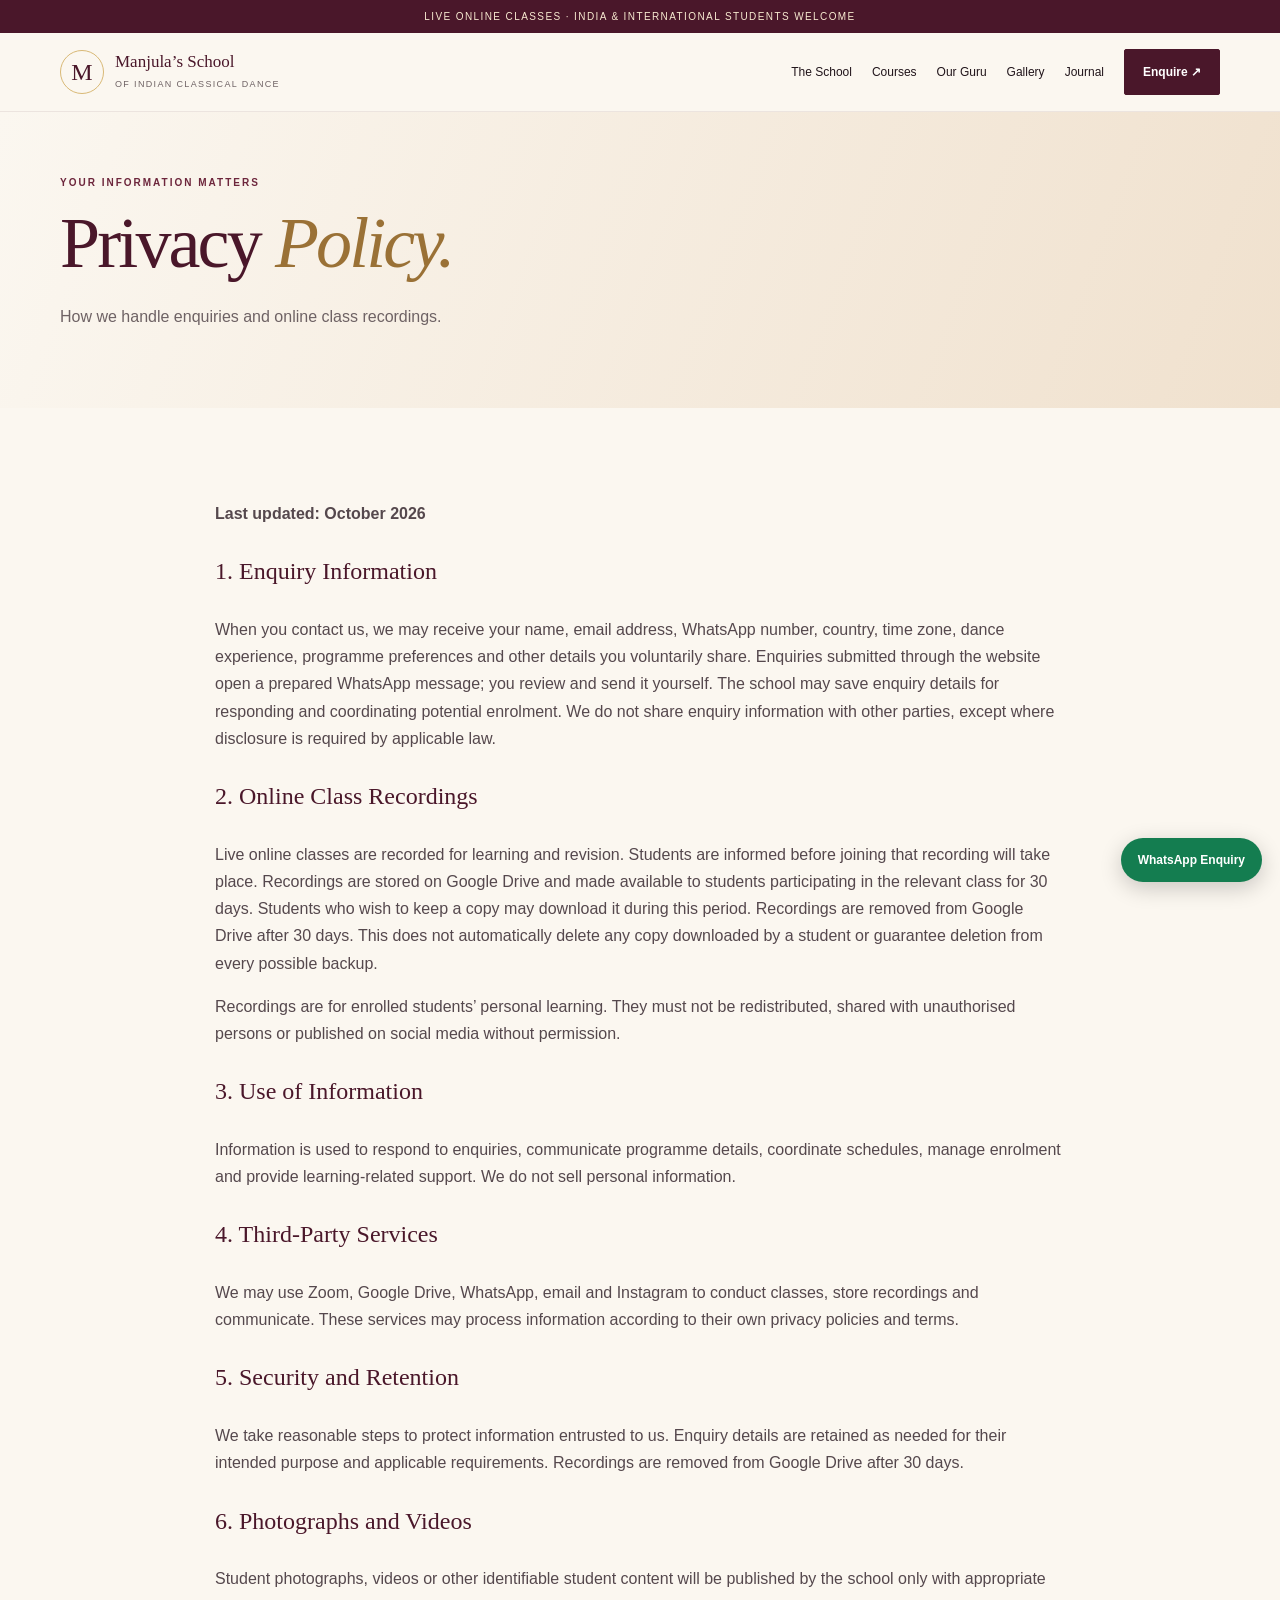
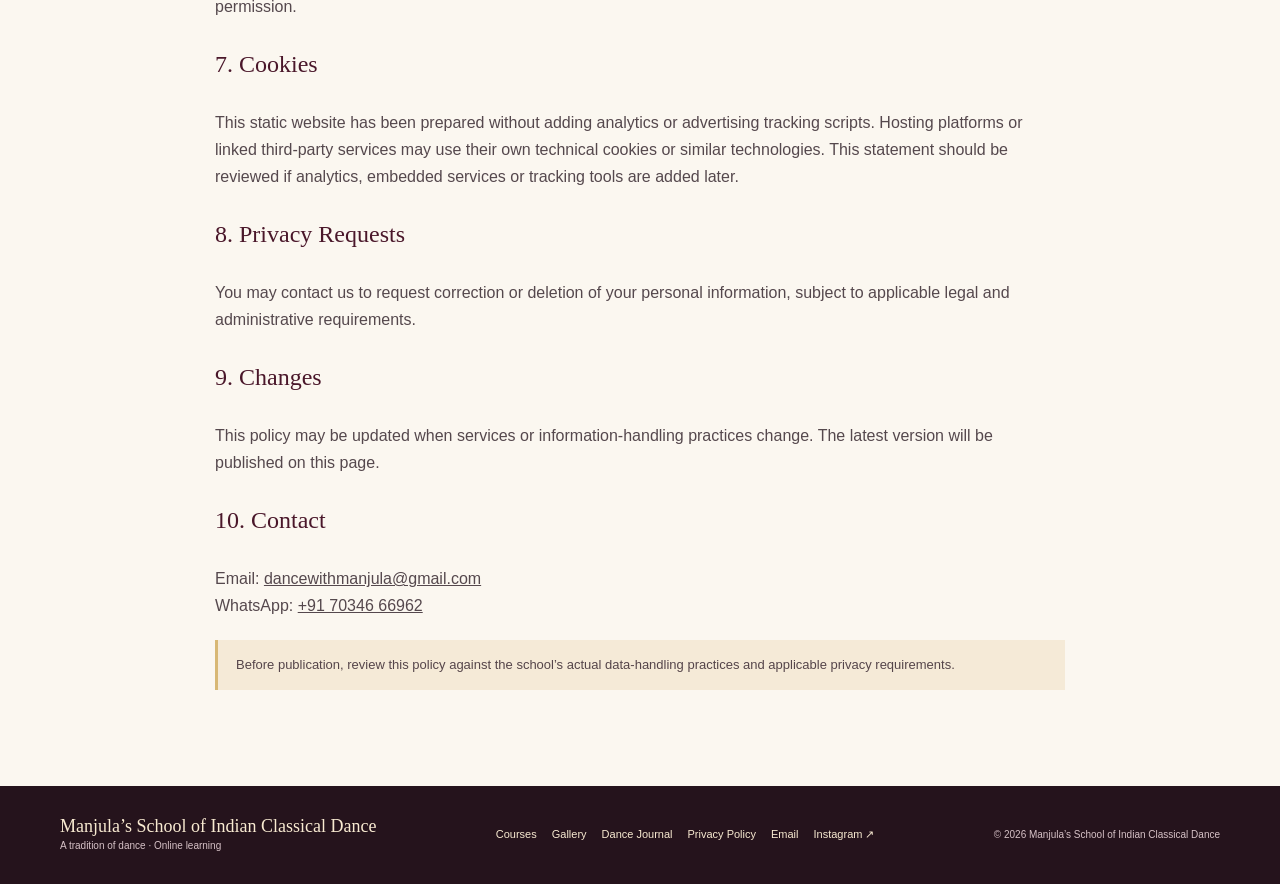
<file: privacy.html>
<!doctype html><html lang="en"><head><meta charset="utf-8"><meta name="viewport" content="width=device-width, initial-scale=1"><meta name="theme-color" content="#4a172a"><meta name="description" content="Manjula’s School of Indian Classical Dance. Bharatanatyam foundation programmes and online learning."><title>Privacy Policy | Manjula’s School of Indian Classical Dance</title><link rel="stylesheet" href="assets/site.css"></head><body><div class="announcement">Live online classes · India & international students welcome</div><header><div class="container nav"><a class="brand" href="index.html"><span class="brand-mark">M</span><span><span class="brand-title">Manjula’s School</span><span class="brand-sub">of Indian Classical Dance</span></span></a><nav class="nav-links"><a href="about.html">The School</a><a href="courses.html">Courses</a><a href="guru.html">Our Guru</a><a href="gallery.html">Gallery</a><a href="journal.html">Journal</a><a class="btn" href="contact.html">Enquire ↗</a></nav></div></header><main><section class="hero"><div class="container"><div class="eyebrow">Your information matters</div><h1>Privacy <em>Policy.</em></h1><p>How we handle enquiries and online class recordings.</p></div></section><section class="section"><div class="container content"><p><strong>Last updated: October 2026</strong></p><h3>1. Enquiry Information</h3><p>When you contact us, we may receive your name, email address, WhatsApp number, country, time zone, dance experience, programme preferences and other details you voluntarily share. Enquiries submitted through the website open a prepared WhatsApp message; you review and send it yourself. The school may save enquiry details for responding and coordinating potential enrolment. We do not share enquiry information with other parties, except where disclosure is required by applicable law.</p><h3>2. Online Class Recordings</h3><p>Live online classes are recorded for learning and revision. Students are informed before joining that recording will take place. Recordings are stored on Google Drive and made available to students participating in the relevant class for 30 days. Students who wish to keep a copy may download it during this period. Recordings are removed from Google Drive after 30 days. This does not automatically delete any copy downloaded by a student or guarantee deletion from every possible backup.</p><p>Recordings are for enrolled students’ personal learning. They must not be redistributed, shared with unauthorised persons or published on social media without permission.</p><h3>3. Use of Information</h3><p>Information is used to respond to enquiries, communicate programme details, coordinate schedules, manage enrolment and provide learning-related support. We do not sell personal information.</p><h3>4. Third-Party Services</h3><p>We may use Zoom, Google Drive, WhatsApp, email and Instagram to conduct classes, store recordings and communicate. These services may process information according to their own privacy policies and terms.</p><h3>5. Security and Retention</h3><p>We take reasonable steps to protect information entrusted to us. Enquiry details are retained as needed for their intended purpose and applicable requirements. Recordings are removed from Google Drive after 30 days.</p><h3>6. Photographs and Videos</h3><p>Student photographs, videos or other identifiable student content will be published by the school only with appropriate permission.</p><h3>7. Cookies</h3><p>This static website has been prepared without adding analytics or advertising tracking scripts. Hosting platforms or linked third-party services may use their own technical cookies or similar technologies. This statement should be reviewed if analytics, embedded services or tracking tools are added later.</p><h3>8. Privacy Requests</h3><p>You may contact us to request correction or deletion of your personal information, subject to applicable legal and administrative requirements.</p><h3>9. Changes</h3><p>This policy may be updated when services or information-handling practices change. The latest version will be published on this page.</p><h3>10. Contact</h3><p>Email: <a href="mailto:dancewithmanjula@gmail.com">dancewithmanjula@gmail.com</a><br>WhatsApp: <a href="https://wa.me/917034669692">+91 70346 66962</a></p><div class="notice">Before publication, review this policy against the school’s actual data-handling practices and applicable privacy requirements.</div></div></section></main><footer class="footer"><div class="container footer-inner"><div><div class="footer-brand">Manjula’s School of Indian Classical Dance</div><div class="footer-small">A tradition of dance · Online learning</div></div><div class="footer-links"><a href="courses.html">Courses</a><a href="gallery.html">Gallery</a><a href="journal.html">Dance Journal</a><a href="privacy.html">Privacy Policy</a><a href="mailto:dancewithmanjula@gmail.com">Email</a><a href="https://www.instagram.com/dr.manjulas_school_of_dance/" target="_blank" rel="noopener">Instagram ↗</a></div><div class="footer-small">© 2026 Manjula’s School of Indian Classical Dance</div></div></footer><a class="whatsapp" href="https://wa.me/917034669692?text=Hello%2C%20I%27m%20interested%20in%20Manjula%27s%20School%20of%20Indian%20Classical%20Dance." target="_blank" rel="noopener">WhatsApp Enquiry</a><script>document.querySelectorAll('form[data-whatsapp]').forEach(f=>f.addEventListener('submit',e=>{e.preventDefault();const d=new FormData(f);const msg=['Hello Manjula’s School of Indian Classical Dance,','',...Array.from(d.entries()).map(([k,v])=>k+': '+(v||'Not provided'))].join('\n');window.open('https://wa.me/917034669692?text='+encodeURIComponent(msg),'_blank','noopener');}));</script></body></html>
</file>
<file: assets/site.css>
:root{--wine:#4a172a;--wine2:#6d263c;--gold:#d8b875;--cream:#fbf7f0;--sand:#efe3d1;--ink:#21151b;--muted:#6e6264;--line:#e5d7c5;--shadow:0 22px 60px #2d141f20}*{box-sizing:border-box}html{scroll-behavior:smooth;scroll-padding-top:90px}body{margin:0;background:var(--cream);color:var(--ink);font:16px/1.7 Arial,Helvetica,sans-serif}img,video{max-width:100%}a{color:inherit}.container{width:min(1160px,calc(100% - 40px));margin:auto}.announcement{background:var(--wine);color:#f8ead1;text-align:center;padding:8px;font-size:10px;letter-spacing:.14em;text-transform:uppercase}header{position:sticky;top:0;z-index:20;background:#fbf7f0f5;backdrop-filter:blur(12px);border-bottom:1px solid #4a172a15}.nav{min-height:78px;display:flex;align-items:center;justify-content:space-between;gap:20px}.brand{text-decoration:none;display:flex;align-items:center;gap:11px}.brand-mark{width:44px;height:44px;border:1px solid var(--gold);border-radius:50%;display:grid;place-items:center;color:var(--wine);font:24px Georgia,serif}.brand-title{display:block;font:17px/1.2 Georgia,serif;color:var(--wine)}.brand-sub{display:block;font-size:9px;letter-spacing:.15em;color:var(--muted);text-transform:uppercase;margin-top:4px}.nav-links{display:flex;align-items:center;gap:20px}.nav-links a:not(.btn){font-size:12px;text-decoration:none}.btn{display:inline-flex;align-items:center;justify-content:center;padding:12px 18px;background:var(--wine);border:1px solid var(--wine);color:white;text-decoration:none;font-weight:bold;font-size:12px;border-radius:2px;transition:.2s}.btn:hover{background:var(--wine2);transform:translateY(-1px)}.btn-light{background:transparent;color:var(--wine)}.btn-gold{background:var(--gold);color:var(--ink);border-color:var(--gold)}h1,h2,h3{font-family:Georgia,'Times New Roman',serif;font-weight:400}h1{font-size:clamp(42px,6vw,72px);line-height:1.04;letter-spacing:-.04em;color:var(--wine);margin:15px 0 22px}h1 em{color:#9a7136}.eyebrow{font-size:10px;letter-spacing:.2em;text-transform:uppercase;color:var(--wine2);font-weight:bold}.hero{padding:62px 0;background:linear-gradient(110deg,#fbf7f0,#f0e1ce);overflow:hidden}.hero-grid{display:grid;grid-template-columns:1fr .9fr;gap:58px;align-items:center}.hero p{color:var(--muted);max-width:550px}.actions{display:flex;gap:12px;flex-wrap:wrap;margin-top:25px}.hero-image{position:relative;height:510px;border:8px solid #fffaf3;outline:1px solid var(--gold);box-shadow:var(--shadow);overflow:hidden}.hero-image img{width:100%;height:100%;object-fit:cover;object-position:center 22%}.image-tag{position:absolute;left:0;bottom:0;background:var(--wine);color:#fff;padding:15px 20px}.image-tag strong{display:block;color:var(--gold);font:25px Georgia,serif}.trust{background:var(--wine);color:#f8ead1}.trust .container{display:grid;grid-template-columns:repeat(4,1fr);gap:20px;padding:20px 0}.trust strong{display:block;font-size:12px}.trust span{font-size:10px;color:#ddc8c9}.section{padding:76px 0}.section.alt{background:var(--sand)}.heading{text-align:center;max-width:740px;margin:0 auto 36px}.heading h2,.content h2{font-size:clamp(32px,4vw,47px);line-height:1.13;color:var(--wine);margin:12px 0}.heading p,.muted{color:var(--muted)}.cards{display:grid;grid-template-columns:repeat(3,1fr);gap:18px}.card{background:white;border:1px solid var(--line);padding:26px;position:relative}.card:before{content:'';height:3px;background:var(--gold);position:absolute;left:0;right:0;top:0}.card h3{font-size:25px;color:var(--wine);margin:12px 0}.card p{font-size:13px;color:var(--muted)}.tag{display:inline-block;background:#f7efe2;color:#76562d;font-size:10px;letter-spacing:.08em;padding:5px 8px}.split{display:grid;grid-template-columns:.8fr 1.2fr;gap:55px;align-items:center}.split img{width:100%;height:440px;object-fit:cover;object-position:center 20%;border:7px solid #fffaf3;outline:1px solid var(--gold);box-shadow:var(--shadow)}.gallery-grid{display:grid;grid-template-columns:1.1fr .9fr .9fr;grid-template-rows:220px 220px;gap:12px}.gallery-item{position:relative;overflow:hidden;background:var(--sand);margin:0}.gallery-item:first-child{grid-row:span 2}.gallery-item img{width:100%;height:100%;object-fit:cover;transition:transform .4s}.gallery-item:hover img{transform:scale(1.04)}.gallery-item figcaption{position:absolute;bottom:0;left:0;right:0;color:#fff;padding:28px 12px 10px;background:linear-gradient(transparent,#210d18bd);font-size:11px}.video-grid{display:grid;grid-template-columns:repeat(2,1fr);gap:18px}.video-card{background:white;border:1px solid var(--line);padding:12px}.video-card video{display:block;width:100%;aspect-ratio:16/9;background:#1c1118}.video-card h3{font-size:19px;color:var(--wine);margin:10px 4px 3px}.content{max-width:850px;margin:auto}.content p,.content li{color:#55484d}.content h3{color:var(--wine);font-size:24px}.content ul{padding-left:22px}.feature-list{display:grid;grid-template-columns:repeat(2,1fr);gap:12px;margin:24px 0}.feature{padding:17px;background:#fff;border-left:2px solid var(--gold)}.feature b{color:var(--wine)}.process{background:#fffaf3}.process-grid{display:grid;grid-template-columns:repeat(3,1fr);gap:24px}.process-item{border-top:1px solid var(--gold);padding-top:14px}.process-num{font:28px Georgia,serif;color:#b28a4d}.process-item h3{font-size:21px;color:var(--wine);margin:5px 0}.enquiry{background:var(--wine);color:white}.enquiry-grid{display:grid;grid-template-columns:.9fr 1.1fr;gap:50px;align-items:start}.enquiry h2{font-size:clamp(35px,4vw,50px);line-height:1.1}.enquiry-copy p{color:#e3d0d5}.form-card{background:#fffaf3;color:var(--ink);padding:25px}.form-card h3{font-size:26px;color:var(--wine);margin:0}.form-card>p{font-size:12px;color:var(--muted)}.form-grid{display:grid;grid-template-columns:1fr 1fr;gap:12px}.field{display:flex;flex-direction:column;gap:5px}.field.full{grid-column:1/-1}.field label{font-size:11px;font-weight:bold;color:#55454a}.field input,.field select,.field textarea{width:100%;border:1px solid #d9cabb;background:white;padding:11px;font:14px Arial;color:var(--ink);border-radius:2px}.field textarea{min-height:90px;resize:vertical}.form-submit{width:100%;margin-top:15px;cursor:pointer}.form-help{font-size:10px;color:var(--muted);margin-top:10px}.footer{background:#25131c;color:#f8ead1;padding:30px 0}.footer-inner{display:flex;justify-content:space-between;align-items:center;gap:20px;flex-wrap:wrap}.footer-brand{font:18px Georgia,serif}.footer-small{font-size:10px;color:#d6c1c6}.footer-links{display:flex;gap:15px;flex-wrap:wrap}.footer-links a{font-size:11px;text-decoration:none}.whatsapp{position:fixed;right:18px;bottom:18px;z-index:30;border-radius:30px;background:#147d50;color:#fff;padding:12px 17px;text-decoration:none;font-size:12px;font-weight:bold;box-shadow:0 6px 22px #0003}.notice{padding:14px 18px;background:#f5ead7;border-left:3px solid var(--gold);font-size:13px;color:#55454a;margin:20px 0}.journal-grid{display:grid;grid-template-columns:repeat(3,1fr);gap:16px}.journal-card{background:white;border:1px solid var(--line);padding:22px}.journal-card h3{font-size:22px;color:var(--wine)}.small{font-size:12px;color:var(--muted)}@media(max-width:800px){.nav{min-height:68px}.nav-links{gap:10px}.nav-links a:not(.btn){display:none}.brand-title{font-size:14px}.brand-sub{font-size:8px}.hero{padding:42px 0}.hero-grid,.split,.enquiry-grid{grid-template-columns:1fr;gap:28px}.hero-image{height:390px}.trust .container{grid-template-columns:1fr 1fr}.section{padding:56px 0}.cards,.journal-grid{grid-template-columns:1fr}.gallery-grid{grid-template-columns:1fr 1fr;grid-template-rows:230px 175px 175px}.gallery-item:first-child{grid-row:span 2}.video-grid{grid-template-columns:1fr}.process-grid{grid-template-columns:1fr}.split img{height:380px}.feature-list{grid-template-columns:1fr}.form-grid{grid-template-columns:1fr 1fr}}@media(max-width:480px){.container{width:calc(100% - 28px)}.brand-mark{width:38px;height:38px}.nav-links .btn{padding:10px 11px;font-size:10px}.hero-image{height:350px}.gallery-grid{grid-template-rows:190px 145px 145px;gap:8px}.form-card{padding:17px}.form-grid{grid-template-columns:1fr}.field.full{grid-column:auto}.trust .container{gap:12px}}
</file>
